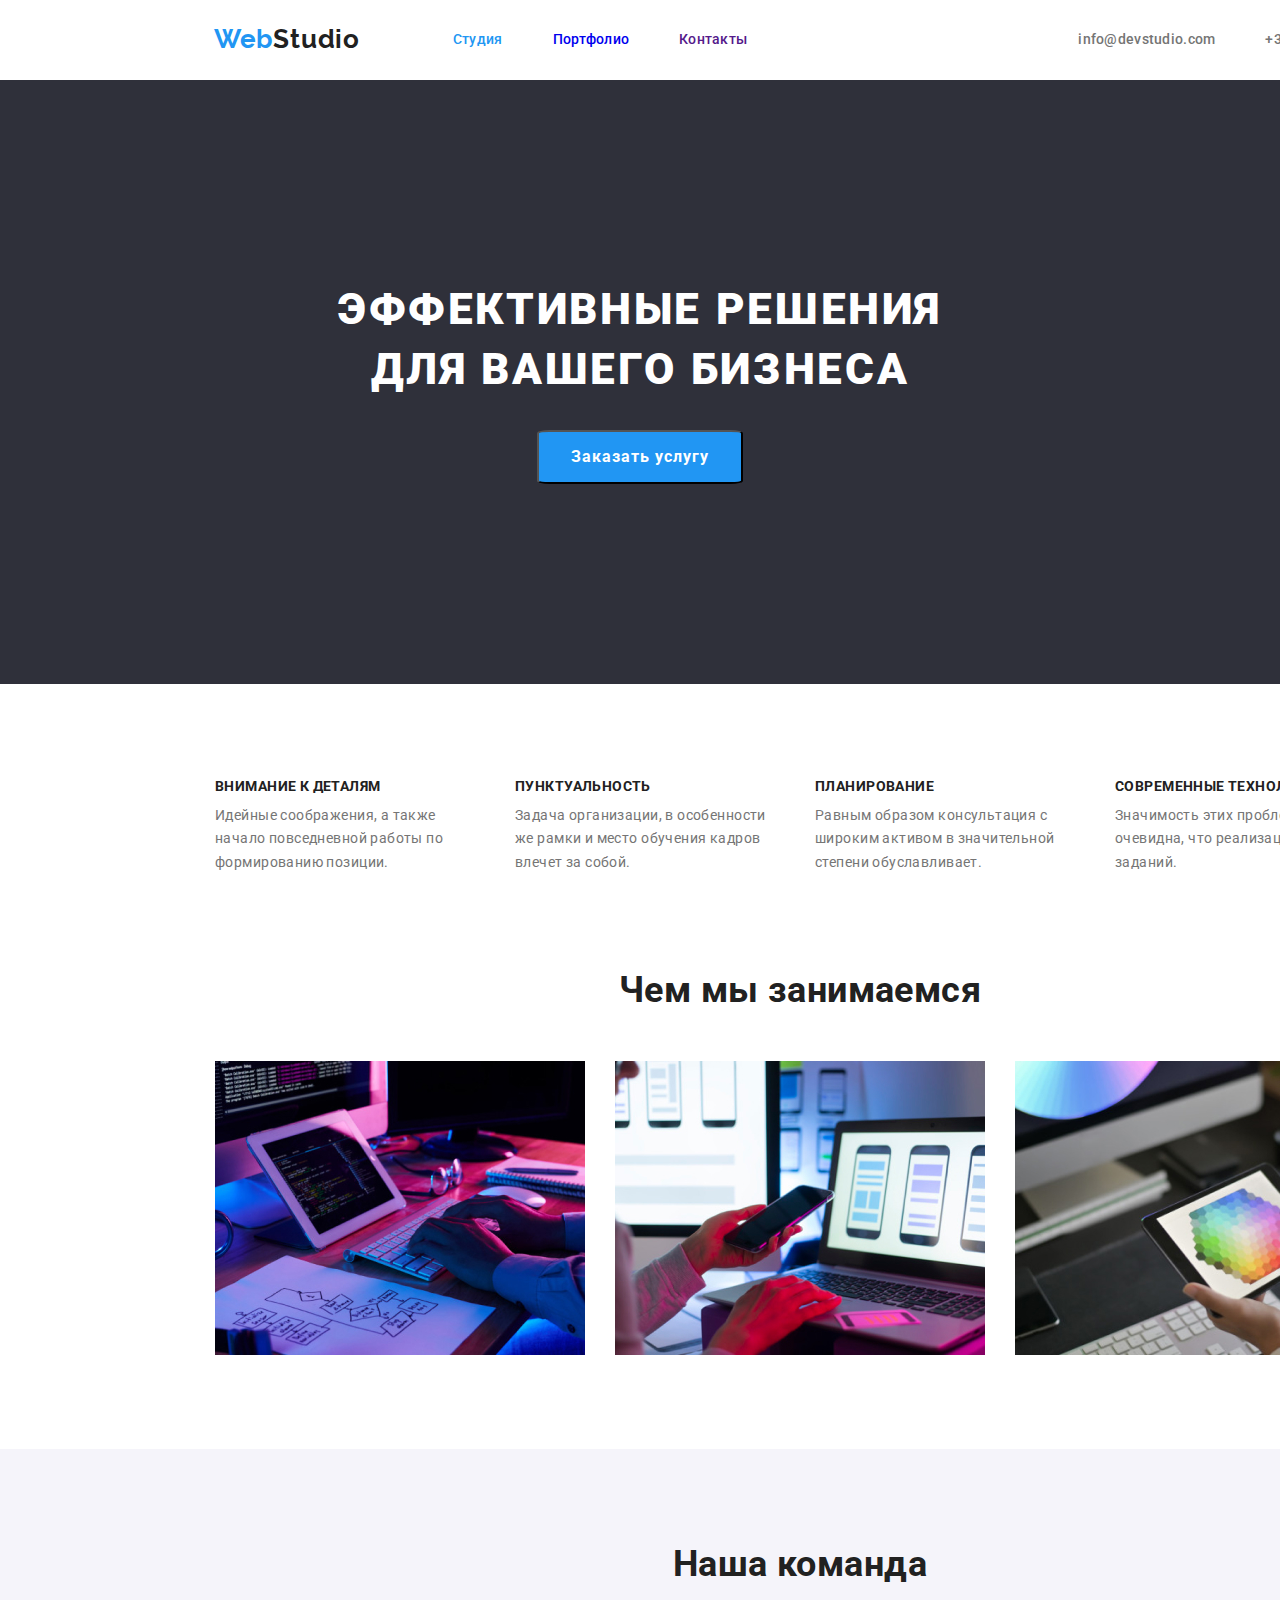
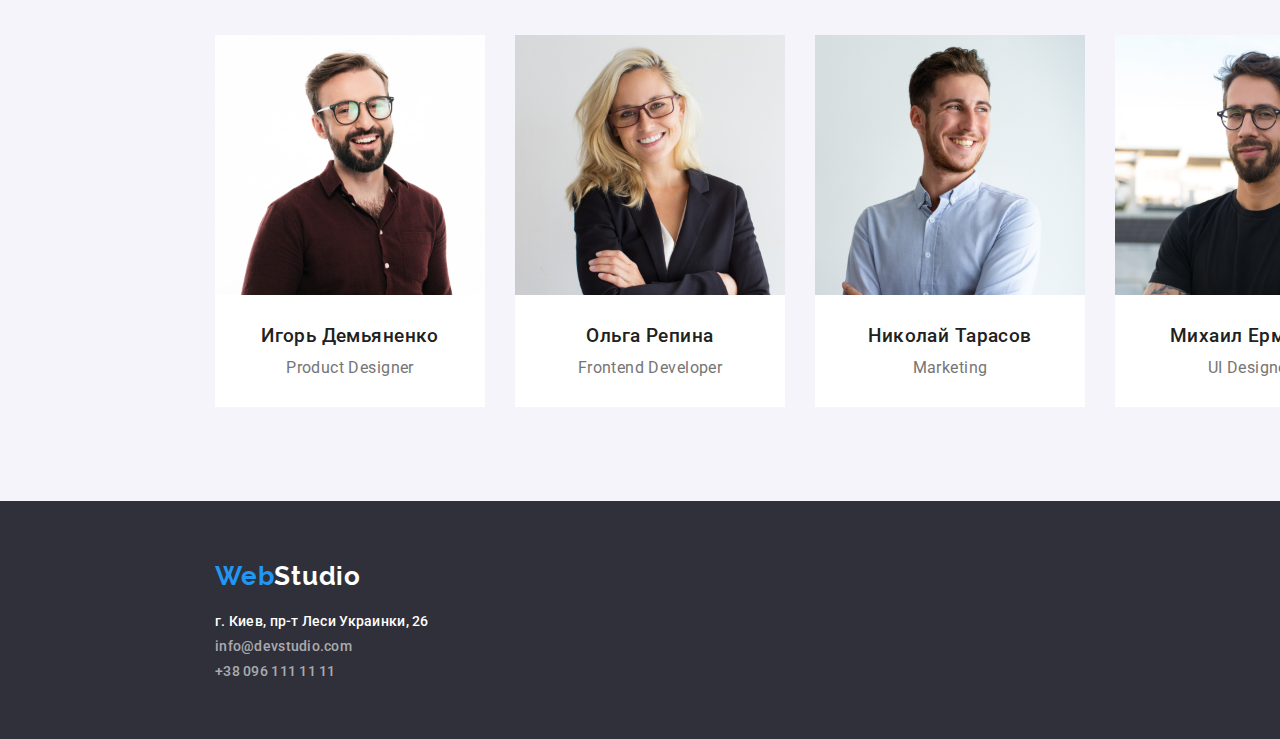
<file: index.html>
<!DOCTYPE html>
<html lang="ru">
<head>
  <meta charset="UTF-8" />
  <meta name="viewport" content="width=device-width, initial-scale=1.0" />
  <title>WebStudio</title>
  <link href="https://fonts.googleapis.com/css2?family=Roboto:wght@400;500;700;900&display=swap" rel="stylesheet">
  <link rel="stylesheet" href="https://cdnjs.cloudflare.com/ajax/libs/modern-normalize/1.0.0/modern-normalize.min.css">
  <link rel="stylesheet" href="./CSS/styles.css">
</head>
<body>
  <header>
    <div class = "container header-container">
      <a lang="en" href="./" class="link logo">Web<span class="header-logo">Studio</span></a>
      <nav class="nav-container">
        <ul class="list">
          <li class="list-item"><a href="./index.html" class="link nav-link">Студия</a></li>
          <li class="list-item"><a href="./portfolio.html" class="link nav-link">Портфолио</a></li>
          <li class="list-item"><a href="" class="link nav-link">Контакты</a></li>
        </ul>
      </nav>
      <ul class="list">
        <li class="list-item"><a href="mailto:info@devstudio.com" class="link contacts-head">info@devstudio.com</a></li>
        <li class="list-item"><a href="tel:+380961111111" class="link contacts-head">+38 096 111 11 11</a></li>
      </ul>
    </div>
    
  </header>
  <main>
    <section class="section first-screen">
      <div class="hero section">
        <h1 class="main-title">Эффективные решения для вашего бизнеса</h1>
        <button type="button" class="button">Заказать услугу</button>
      </div>
    </section>
    
    <section class="strength">
      <div class="container strength-container">
        <h2 hidden>Сильные стороны</h2>
        <ul class="strength list">
          <li class="strength list-item">
            <h3 class="strength title">Внимание к деталям</h3>
            <p class="strength-text">
              Идейные соображения, а также начало повседневной работы по формированию позиции.
            </p>
          </li>
          <li class="strength list-item">
            <h3 class="strength title">Пунктуальность</h3>
            <p class="strength-text">
              Задача организации, в особенности же рамки и место обучения кадров влечет за собой.
            </p>
          </li>
          <li class="strength list-item">
            <h3 class="strength title">Планирование</h3>
            <p class="strength-text">
              Равным образом консультация с широким активом в значительной степени обуславливает.
            </p>
          </li>
          <li class="strength list-item">
            <h3 class="strength title">Современные технологии</h3>
            <p class="strength-text">
              Значимость этих проблем настолько очевидна, что реализация плановых заданий.
            </p>
          </li>
        </ul>
      </div>
      
    </section>

    <section class="work">
      <div class="container work-container">
        <h2 class="work section-title">Чем мы занимаемся</h2>
        <ul class="work list">
          <li class="list-item"><img src="./images/work/img1.jpg" width="370" height="294" alt="Написание кода страницы"></li>
          <li class="list-item"><img src="./images/work/img2.jpg" width="370" height="294" alt="Проработка разных дизайнов">
          </li>
          <li class="list-item"><img src="./images/work/img3.jpg" width="370" height="294" alt="Подбор цветовой палитры"></li>
        </ul>
      </div>
    </section>

    <section class="team-section">
      <div class="container team-container">
        <h2 class="section-title">Наша команда</h2>
        <ul class="list team-list">
          <li class="team list-item">
            <img src="./images/team/img-1.jpg" class="team foto" width="270" height="260" alt="Игорь Демьяненко">
            <h3 class="team member">Игорь Демьяненко</h3>
            <p lang="en" class="team job">Product Designer</p>
          </li>
          <li class="team list-item">
            <img src="./images/team/img-2.jpg" class="team foto" width="270" height="260" alt="Ольга Репина">
            <h3 class="team member">Ольга Репина</h3>
            <p lang="en" class="team job">Frontend Developer</p>
          </li>
          <li class="team list-item">
            <img src="./images/team/img-3.jpg" class="team foto" width="270" height="260" alt="Николай Тарасов">
            <h3 class="team member">Николай Тарасов</h3>
            <p lang="en" class="team job">Marketing</p>
          </li>
          <li class="team list-item">
            <img src="./images/team/img-4.jpg" class="team foto" width="270" height="260" alt="Михаил Ермаков">
            <h3 class="team member">Михаил Ермаков</h3>
            <p lang="en" class="team job">UI Designer</p>
          </li>
        </ul>
      </div>

    </section>
  </main>
  <footer class="footer">
    <div class="container footer-container">
      <a lang="en" href="./" class="link logo">Web<span class="footer logo">Studio</span></a>
      <address>
        <ul class="footer list">
          <li class="list-item address-foot">г. Киев, пр-т Леси Украинки, 26</li>
          <li class="list-item"><a href="mailto:info@devstudio.com" class="link contacts-foot">info@devstudio.com</a></li>
          <li class="list-item"><a href="tel:+380961111111" class="link contacts-foot">+38 096 111 11 11</a></li>
        </ul>
      </address>
    </div>
  </footer>
</body>
</html>
</file>
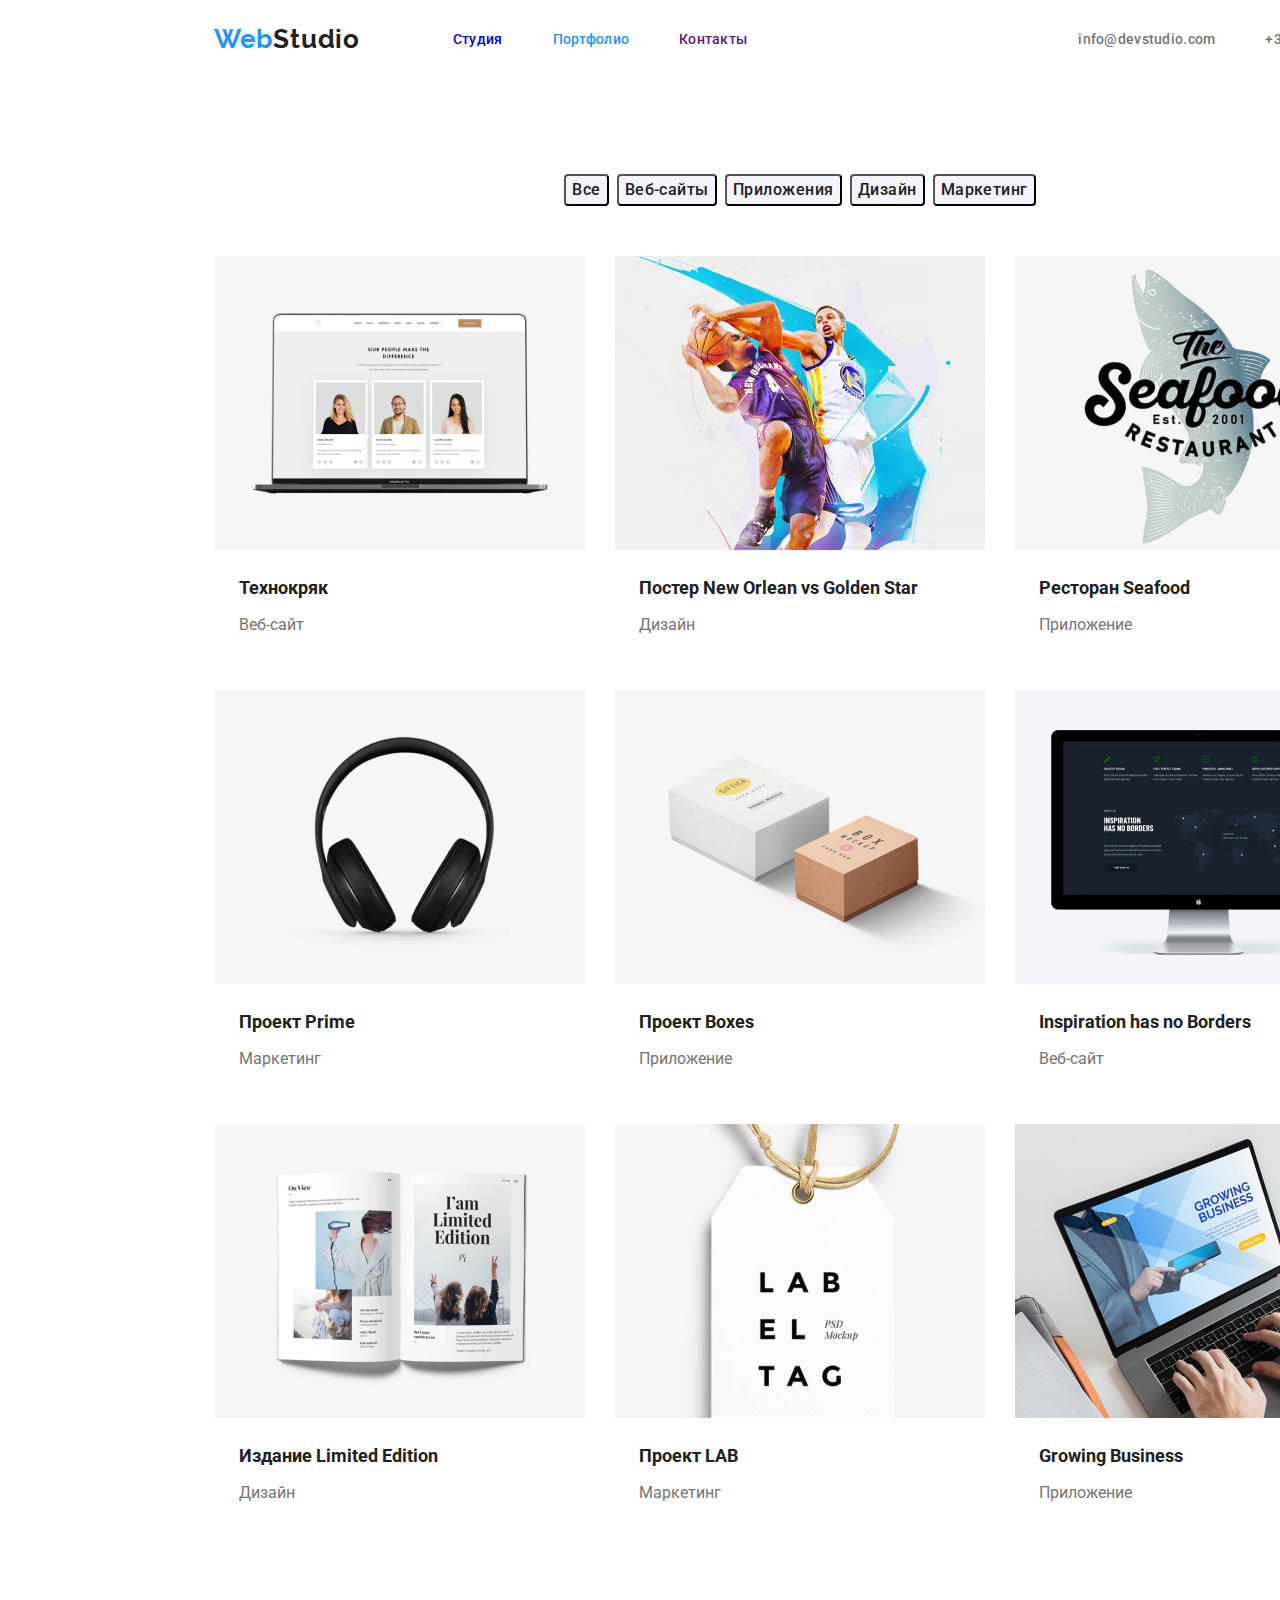
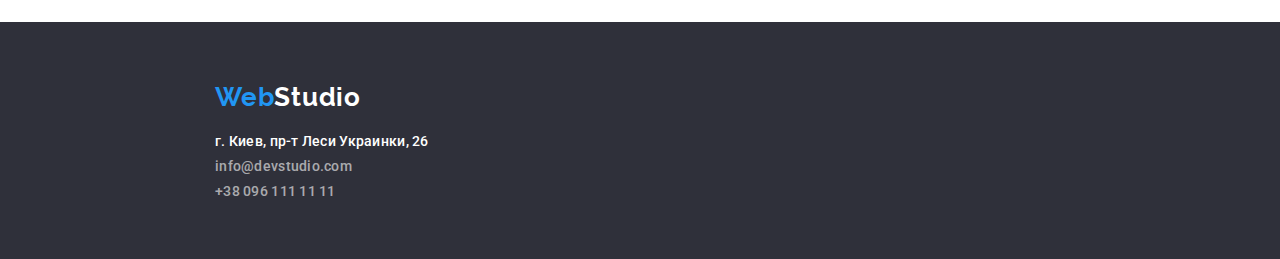
<file: portfolio.html>
<!DOCTYPE html>
<html lang="ru">
<head>
    <meta charset="UTF-8" />
    <meta name="viewport" content="width=device-width, initial-scale=1.0" />
    <title>WebStudio</title>
    <link href="https://fonts.googleapis.com/css2?family=Roboto:wght@400;500;700;900&display=swap" rel="stylesheet">
    <link rel="stylesheet" href="https://cdnjs.cloudflare.com/ajax/libs/modern-normalize/1.0.0/modern-normalize.min.css">
    <link rel="stylesheet" href="./CSS/portfolio.css">
</head>
<body>
    <header>
        <div class="container header-container">
            <a lang="en" href="./" class="link logo">Web<span class="header-logo">Studio</span></a>
            <nav class="nav-container">
                <ul class="header list">
                    <li class="list-item"><a href="./index.html" class="link nav-link">Студия</a></li>
                    <li class="list-item"><a href="./portfolio.html" class="link nav-link">Портфолио</a></li>
                    <li class="list-item"><a href="" class="link nav-link">Контакты</a></li>
                </ul>
            </nav>
            <ul class="header list">
                <li class="list-item"><a href="mailto:info@devstudio.com" class="link contacts-head">info@devstudio.com</a>
                </li>
                <li class="list-item"><a href="tel:+380961111111" class="link contacts-head">+38 096 111 11 11</a></li>
            </ul>
        </div>

    </header>
    <main>
        <section>
            <div class=" container button-container">
                <h1 hidden>Портфолио проектов</h1>
                <ul class="button list">
                    <li class="list"> <button class="button">Все</button></li>
                    <li class="list"> <button class="button">Веб-сайты</button></li>
                    <li class="list"> <button class="button">Приложения</button></li>
                    <li class="list"> <button class="button">Дизайн</button></li>
                    <li class="list"> <button class="button">Маркетинг</button></li>
                </ul>
            </div>
            <div class=" container portfolio-container">
                <ul class="portfolio list">
                    <li class="list project">
                        <img src="./images/portfolio/img1.jpg" class="project-img" width="370" height="294" alt="Вебсайт Технокряк">
                        <h2 class="project-name">Технокряк</h2>
                        <p class="project-type">Веб-сайт</p>
                    </li>
                    <li class="list project">
                        <img src="./images/portfolio/img2.jpg" class="project-img" width="370" height="294" alt="Дизайн постера">
                        <h2 class="project-name">Постер New Orlean vs Golden Star</h2>
                        <p class="project-type">Дизайн</p>
                    </li>
                    <li class="list project">
                        <img src="./images/portfolio/img3.jpg" class="project-img" width="370" height="294" alt="Приложение ресторана СиФуд">
                        <h2 class="project-name">Ресторан Seafood</h2>
                        <p class="project-type">Приложение</p>
                    </li>
                    <li class="list project">
                        <img src="./images/portfolio/img4.jpg" class="project-img" width="370" height="294" alt="Реклама проекта Прайм">
                        <h2 class="project-name">Проект Prime</h2>
                        <p class="project-type">Маркетинг</p>
                    </li>
                    <li class="list project">
                        <img src="./images/portfolio/img5.jpg" class="project-img" width="370" height="294" alt="Приложение для проекта Боксес">
                        <h2 class="project-name">Проект Boxes</h2>
                        <p class="project-type">Приложение</p>
                    </li>
                    <li class="list project">
                        <img src="./images/portfolio/img6.jpg" class="project-img" width="370" height="294" alt="Вебсайт Вдохновения">
                        <h2 class="project-name">Inspiration has no Borders</h2>
                        <p class="project-type">Веб-сайт</p>
                    </li>
                    <li class="list project">
                        <img src="./images/portfolio/img7.jpg" class="project-img" width="370" height="294" alt="Дизайн для ограниченного издания">
                        <h2 class="project-name">Издание Limited Edition</h2>
                        <p class="project-type">Дизайн</p>
                    </li>
                    <li class="list project">
                        <img src="./images/portfolio/img8.jpg" class="project-img" width="370" height="294" alt="Реклама для проект Лаб">
                        <h2 class="project-name">Проект LAB</h2>
                        <p class="project-type">Маркетинг</p>
                    </li>
                    <li class="list project">
                        <img src="./images/portfolio/img9.jpg" class="project-img" width="370" height="294" alt="Приложение для Гроуинг Бизнесс">
                        <h2 class="project-name">Growing Business</h2>
                        <p class="project-type">Приложение</p>
                    </li>
                </ul>
            </div>
        </section>
    </main>
    <footer class="footer">
        <div class="container footer-container">
            <a lang="en" href="./" class="link logo">Web<span class="footer logo">Studio</span></a>
            <address>
                <ul class="footer list">
                    <li class="list-item address-foot">г. Киев, пр-т Леси Украинки, 26</li>
                    <li class="list-item"><a href="mailto:info@devstudio.com" class="link contacts-foot">info@devstudio.com</a></li>
                    <li class="list-item"><a href="tel:+380961111111" class="link contacts-foot">+38 096 111 11 11</a></li>
                </ul>
            </address>
        </div>
    </footer>
</body> 
</html>
</file>
<file: CSS/styles.css>
@font-face {
  font-family: "Raleway";
  src: url("../fonts/raleway-700-normal.woff2") format("woff2"),
    url("../fonts/raleway-700-normal.woff") format("woff"),
    url("../fonts/raleway-700-normal.ttf") format("truetype");
  font-weight: 700;
  font-style: normal;
}

:root {
  --primary-text: #212121;
  --secondary-text: #757575;
  --white-color: #ffffff;
  --blue-color: #2196f3;
  --light-gray: rgba(255, 255, 255, 0.6);
  --button-background: #f5f4fa;
  --bg-color: #2f303a;
}

*,
::after,
::before {
  box-sizing: border-box;
}

body {
  color: var(--primary-text);
  font-family: Roboto, sans-serif;
  font-size: 14px;
  font-weight: 400;
  line-height: 1.71;
  letter-spacing: 0.03em;

  margin-top: 0;
  margin-bottom: 0;
}

h1,
h2,
h3,
h4,
p {
  margin: 0;
  padding: 0;
}

img {
  display: block;
}

.link {
  text-decoration: none;
  margin: 0;
  padding: 0;
}

.list {
  margin: 0;
  padding: 0;
  list-style: none;
}

.container {
  width: 1600px;
  margin-left: auto;
  margin-right: auto;
}

/* Стили для шапки сайта */

.logo {
  color: var(--blue-color);

  font-family: Raleway, sans-serif;
  font-weight: 700;
  font-size: 26px;
  line-height: 1.192;
  letter-spacing: 0.03em;
}

.header-logo {
  color: var(--primary-text);
}

.footer.logo {
  color: var(--white-color);
}

.nav-link,
.header.list,
.footer.list,
.contacts-head {
  font-weight: 500;
  font-size: 14px;
  line-height: 1.143;
  letter-spacing: 0.02em;
}

.nav-link:hover,
.nav-link:focus {
  color: var(--blue-color);
}

.contacts-head {
  color: var(--secondary-text);
}

.contacts-foot {
  color: var(--light-gray);
}

.address-foot {
  color: var(--white-color);
}

.contacts-foot:hover,
.contacts-foot:focus,
.contacts-head:hover,
.contacts-head:focus,
.address-foot:hover,
.address-foot:focus {
  color: var(--blue-color);
}

.header-container {
  padding-top: 24px;
  padding-bottom: 25px;

  display: flex;
  justify-content: center;
  align-items: center;
}

.header-container .list {
  display: flex;
  justify-content: space-between;
}

.header-container .list .list-item:not(:last-child) {
  margin-right: 50px;
}

.nav-container .list .list-item:last-child {
  margin-right: 331px;
}

.header-container .logo {
  margin-right: 93px;
}

a[href="./index.html"] {
  color: var(--blue-color);
}

/* Стили для секции героя */

.hero.section {
  width: 696px;
  margin-left: auto;
  margin-right: auto;
  text-align: center;
}

.main-title {
  color: var(--white-color);

  font-weight: 900;
  font-size: 44px;
  line-height: 1.36;
  letter-spacing: 0.06em;
  text-transform: uppercase;

  margin-bottom: 30px;
}

.first-screen {
  padding-top: 200px;
  padding-bottom: 200px;
  background-color: var(--bg-color);
}

.section-title {
  color: var(--primary-text);

  font-weight: 700;
  font-size: 36px;
  line-height: 1.167;
  text-align: center;

  margin-bottom: 50px;
}

.button {
  padding: 10px 32px;

  color: var(--white-color);
  background-color: var(--blue-color);

  font-weight: 700;
  font-size: 16px;
  line-height: 1.87;

  align-items: center;
  text-align: center;
  letter-spacing: 0.06em;

  border-radius: 6%;
}

.button:hover,
.button:focus {
  color: var(--blue-color);
  background-color: var(--white-color);
}

/* Стили для секции преимуществ */

.strength-container {
  padding-top: 94px;
  padding-bottom: 94px;
}

.strength.title {
  font-weight: 700;
  font-size: 14px;
  line-height: 1.143;
  text-transform: uppercase;

  margin-bottom: 10px;
}

.strength-text {
  color: var(--secondary-text);
}

.strength.list {
  display: flex;
  justify-content: center;
}

.strength .list-item {
  width: 270px;
}

.strength .list-item:not(:last-child) {
  margin-right: 30px;
}

/* Стили для секции команда */

.team-section {
  text-align: center;
  font-size: 16px;
  line-height: 1.188;

  background-color: var(--button-background);
}

.team.member {
  color: var(--primary-text);

  font-weight: 500;

  padding-bottom: 10px;
  padding-top: 30px;
}

.team.job {
  color: var(--secondary-text);

  font-weight: 400;

  padding-bottom: 30px;
}

.team.foto {
  display: block;
}

.team-container {
  padding-top: 94px;
  padding-bottom: 94px;
}

.team-list {
  display: flex;
  justify-content: center;
}

.team.list-item {
  background-color: var(--white-color);
}

.team.list-item:not(:last-child) {
  margin-right: 30px;
}

/* Стили для секции работы */

.work-container {
  padding-bottom: 94px;
}

.work.list {
  display: flex;
  justify-content: center;
}

.work.list .list-item:not(:last-child) {
  margin-right: 30px;
}

/* Стили для футера */

.footer {
  background-color: var(--bg-color);
  font-style: normal;
}

.footer-container {
  padding-left: 215px;
  padding-bottom: 60px;
  padding-top: 60px;
}

.footer.list {
  padding-top: 20px;
}

.footer.list .list-item:not(:last-child) {
  margin-bottom: 9px;
}
</file>
<file: CSS/portfolio.css>
@font-face {
  font-family: "Raleway";
  src: url("../fonts/raleway-700-normal.woff2") format("woff2"),
    url("../fonts/raleway-700-normal.woff") format("woff"),
    url("../fonts/raleway-700-normal.ttf") format("truetype");
  font-weight: 700;
  font-style: normal;
}

:root {
  --primary-text: #212121;
  --secondary-text: #757575;
  --white-color: #ffffff;
  --blue-color: #2196f3;
  --light-gray: rgba(255, 255, 255, 0.6);
  --button-background: #f5f4fa;
  --bg-color: #2f303a;
}

html {
  box-sizing: border-box;
}

*,
::after,
::before {
  box-sizing: border-box;
}

body {
  color: var(--primary-text);
  font-family: Roboto, sans-serif;

  margin-top: 0;
  margin-bottom: 0;
}

h1,
h2,
h3,
h4,
p {
  margin: 0;
  padding: 0;
}

img {
  display: block;
}

.link {
  text-decoration: none;
  margin: 0;
  padding: 0;
}

.list {
  margin: 0;
  padding: 0;
  list-style: none;
}

.container {
  width: 1600px;
  margin-left: auto;
  margin-right: auto;
}

/* Стили для шапки страницы */

.logo {
  color: var(--blue-color);

  font-family: Raleway, sans-serif;
  font-weight: 700;
  font-size: 26px;
  line-height: 1.192;
  letter-spacing: 0.03em;
}

.header-logo {
  color: var(--primary-text);
}

.footer.logo {
  color: var(--white-color);
}

.nav-link,
.header.list,
.footer.list {
  font-weight: 500;
  font-size: 14px;
  line-height: 1.143;
  letter-spacing: 0.02em;
}

.nav-link:hover,
.nav-link:focus {
  color: var(--blue-color);
}

.contacts-head {
  color: var(--secondary-text);
}

.contacts-foot {
  color: var(--light-gray);
}

.address-foot {
  color: var(--white-color);
}

.contacts-foot:hover,
.contacts-foot:focus,
.contacts-head:hover,
.contacts-head:focus,
.address-foot:hover,
.address-foot:focus {
  color: var(--blue-color);
}

.header-container {
  padding-top: 24px;
  padding-bottom: 25px;

  display: flex;
  justify-content: center;
  align-items: center;
}

.header-container .list {
  display: flex;
  justify-content: space-between;
}

.header-container .list .list-item:not(:last-child) {
  margin-right: 50px;
}

.nav-container .list .list-item:last-child {
  margin-right: 331px;
}

.header-container .logo {
  margin-right: 93px;
}

a[href="./portfolio.html"] {
  color: var(--blue-color);
}

/* Стили для кнопок фильтра */

.list .button {
  color: var(--primary-text);
  background-color: var(--button-background);
  font-weight: 500;
  font-size: 16px;
  line-height: 1.62;

  text-align: center;
  letter-spacing: 0.03em;

  border-radius: 4px;
}

.list .button:hover,
.list .button:focus {
  color: var(--white-color);
  background-color: var(--blue-color);
}

.button.list {
  display: flex;
  justify-content: center;

  padding-top: 94px;
  padding-bottom: 50px;
}

.button.list .list:not(:last-child) {
  margin-right: 8px;
}

/* Стили для основного контента */

.portfolio-container {
  padding-left: 215px;
  padding-right: 215px;
}

.project-name {
  color: var(--primary-text);
  font-size: 18px;
  line-height: 2;
  font-weight: 700;
}

.project-type {
  color: var(--secondary-text);
  font-size: 16px;
  line-height: 1.875;
  font-weight: 400;
}

.project-img {
  display: block;
}

.portfolio.list {
  display: flex;
  justify-content: center;
  flex-wrap: wrap;

  margin-left: -30px;
  margin-top: -30px;
}

.portfolio.list .project {
  margin-left: 30px;
  margin-top: 30px;

  flex-basis: calc(100% / 3 - 30px);
}

.portfolio.list:nth-last-child(-n + 3) {
  margin-bottom: 94px;
}

.project-name {
  padding-left: 24px;
  padding-top: 20px;
  margin-bottom: 4px;
}

.project-type {
  padding-bottom: 20px;
  padding-left: 24px;
}

/* Стили для футера */

.footer {
  background-color: var(--bg-color);
  font-style: normal;
}

.footer-container {
  padding-left: 215px;
  padding-bottom: 60px;
  padding-top: 60px;
}

.footer.list {
  padding-top: 20px;
}

.footer.list .list-item:not(:last-child) {
  margin-bottom: 9px;
}
</file>
